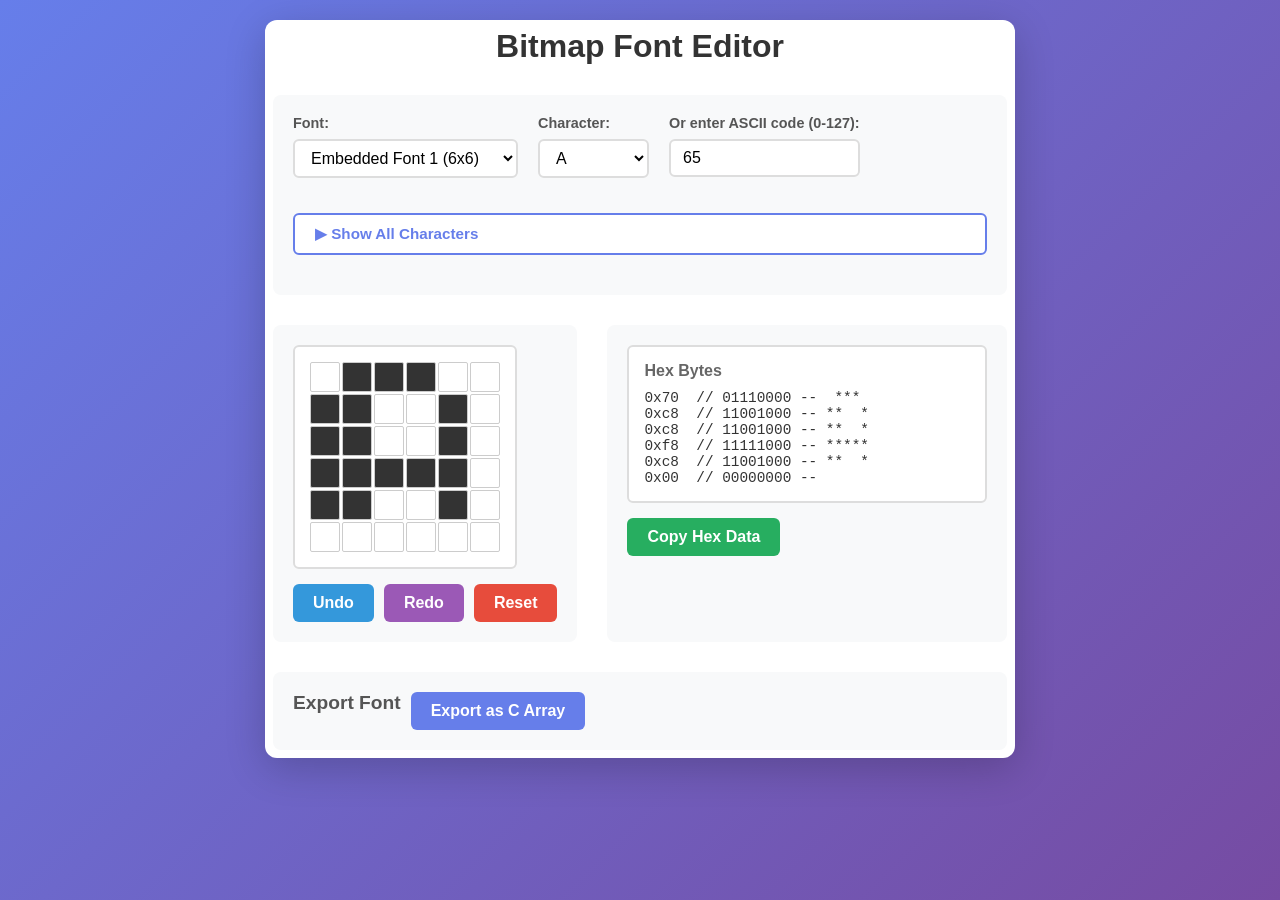
<file: embedded-font-editor/index.html>
<!DOCTYPE html>
<html lang="en">
<head>
    <meta charset="UTF-8">
    <meta name="viewport" content="width=device-width, initial-scale=1.0">
    <title>Bitmap Font Editor</title>
    <link rel="stylesheet" href="style.css">
</head>
<body>
    <div class="container">
        <h1>Bitmap Font Editor</h1>

        <div class="controls">
            <div class="control-group">
                <label for="font-select">Font:</label>
                <select id="font-select">
                    <option value="0">Embedded Font 1 (6x6)</option>
                    <option value="1">Embedded Font 2 (8x8)</option>
                    <option value="2">Embedded Font 3 (3x5)</option>
                    <option value="3">Embedded Font 4 (8x10)</option>
                    <option value="4">Embedded Font 5 (8x10)</option>
                </select>
            </div>
            
            <div class="control-group">
                <label for="char-select">Character:</label>
                <select id="char-select"></select>
            </div>
            
            <div class="control-group">
                <label for="ascii-input">Or enter ASCII code (0-127):</label>
                <input type="number" id="ascii-input" min="0" max="127" value="65">
            </div>

            <button id="toggle-char-grid" class="toggle-btn">▶ Show All Characters</button>
            <div id="character-grid" class="collapsed"></div>
        </div>
        
        <div class="editor-section">
            <div class="matrix-panel">
                <div id="matrix-container"></div>
                <div class="matrix-controls">
                    <button id="undo-btn">Undo</button>
                    <button id="redo-btn">Redo</button>
                    <button id="reset-btn">Reset</button>
                </div>
            </div>
            
            <div class="data-section">
                <div class="data-display">
                    <div class="hex-data">
                        <h4>Hex Bytes</h4>
                        <code id="hex-output"></code>
                    </div>
                </div>
                <button id="copy-hex-btn">Copy Hex Data</button>
            </div>
        </div>
        
        <div class="export-section">
            <h3>Export Font</h3>
            <button id="export-c-btn">Export as C Array</button>
        </div>
    </div>
    
    <script src="fonts.js"></script>
    <script src="app.js"></script>
</body>
</html>
</file>
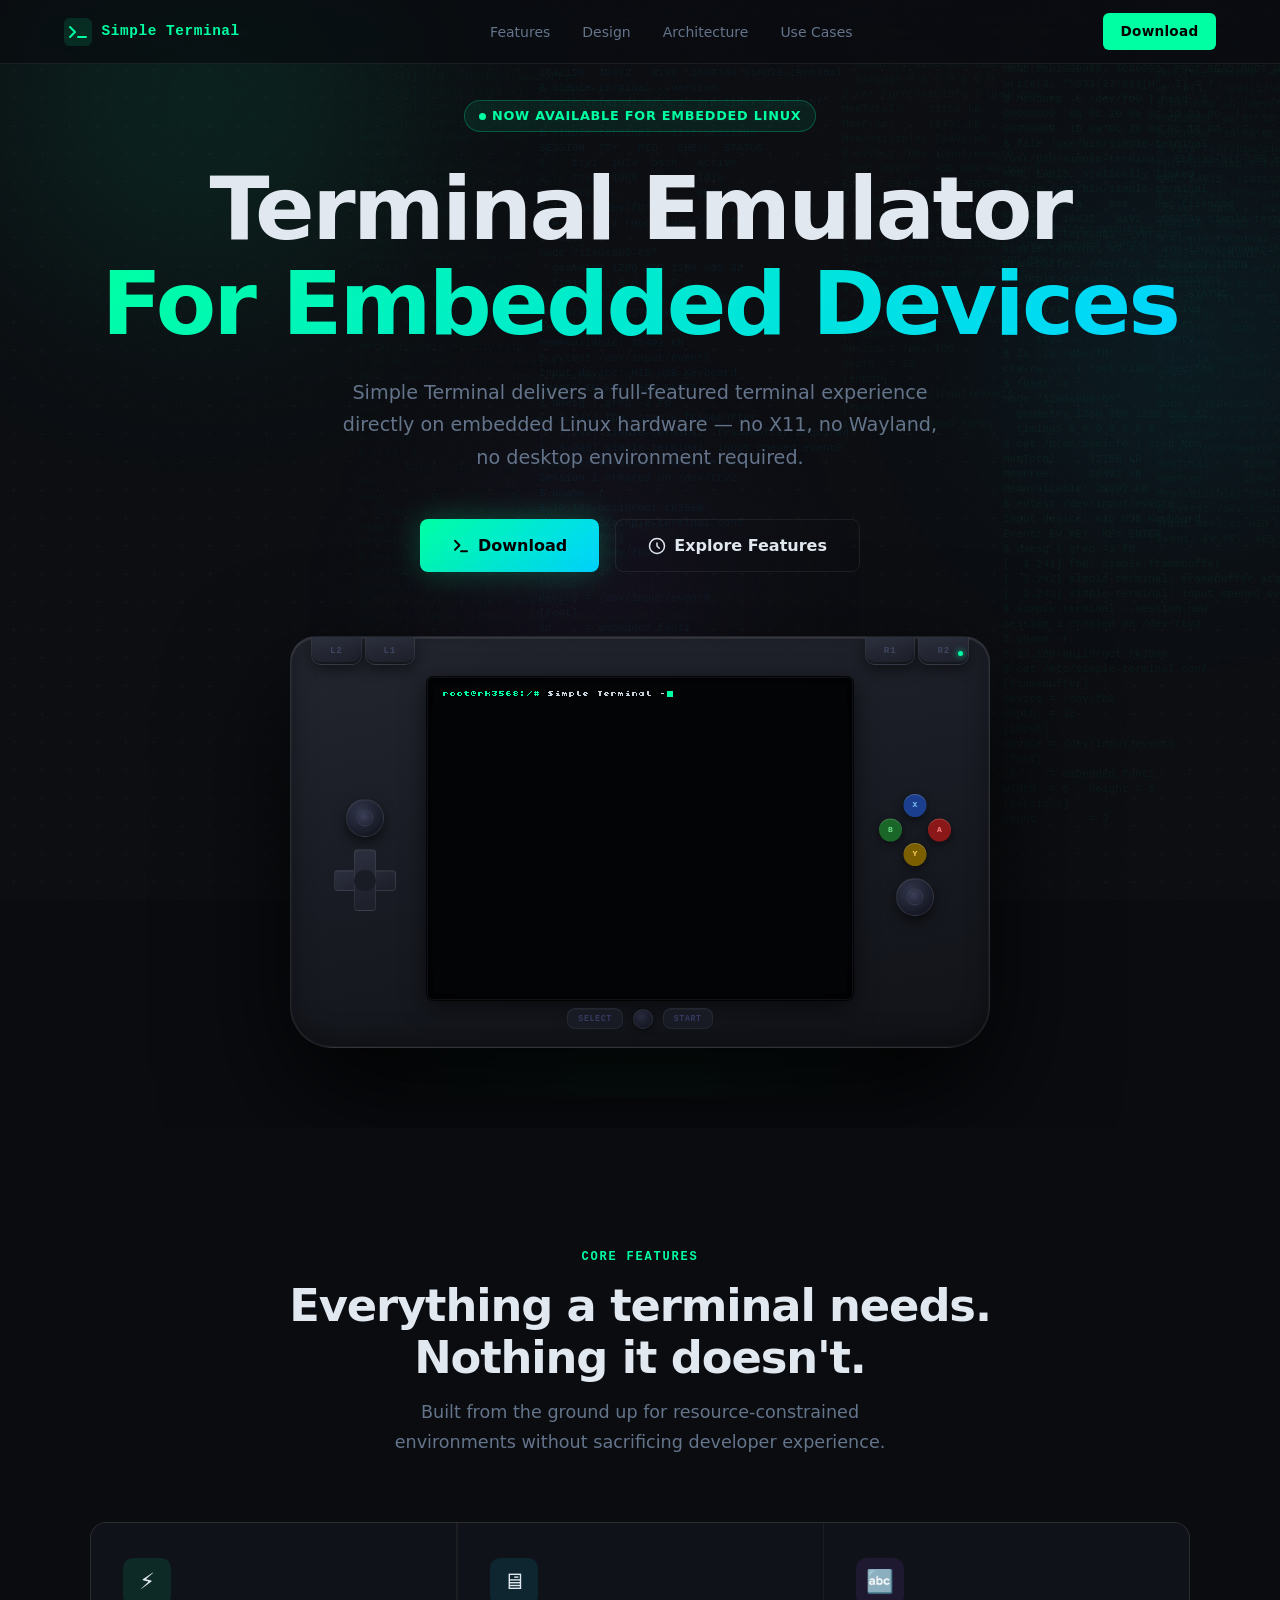
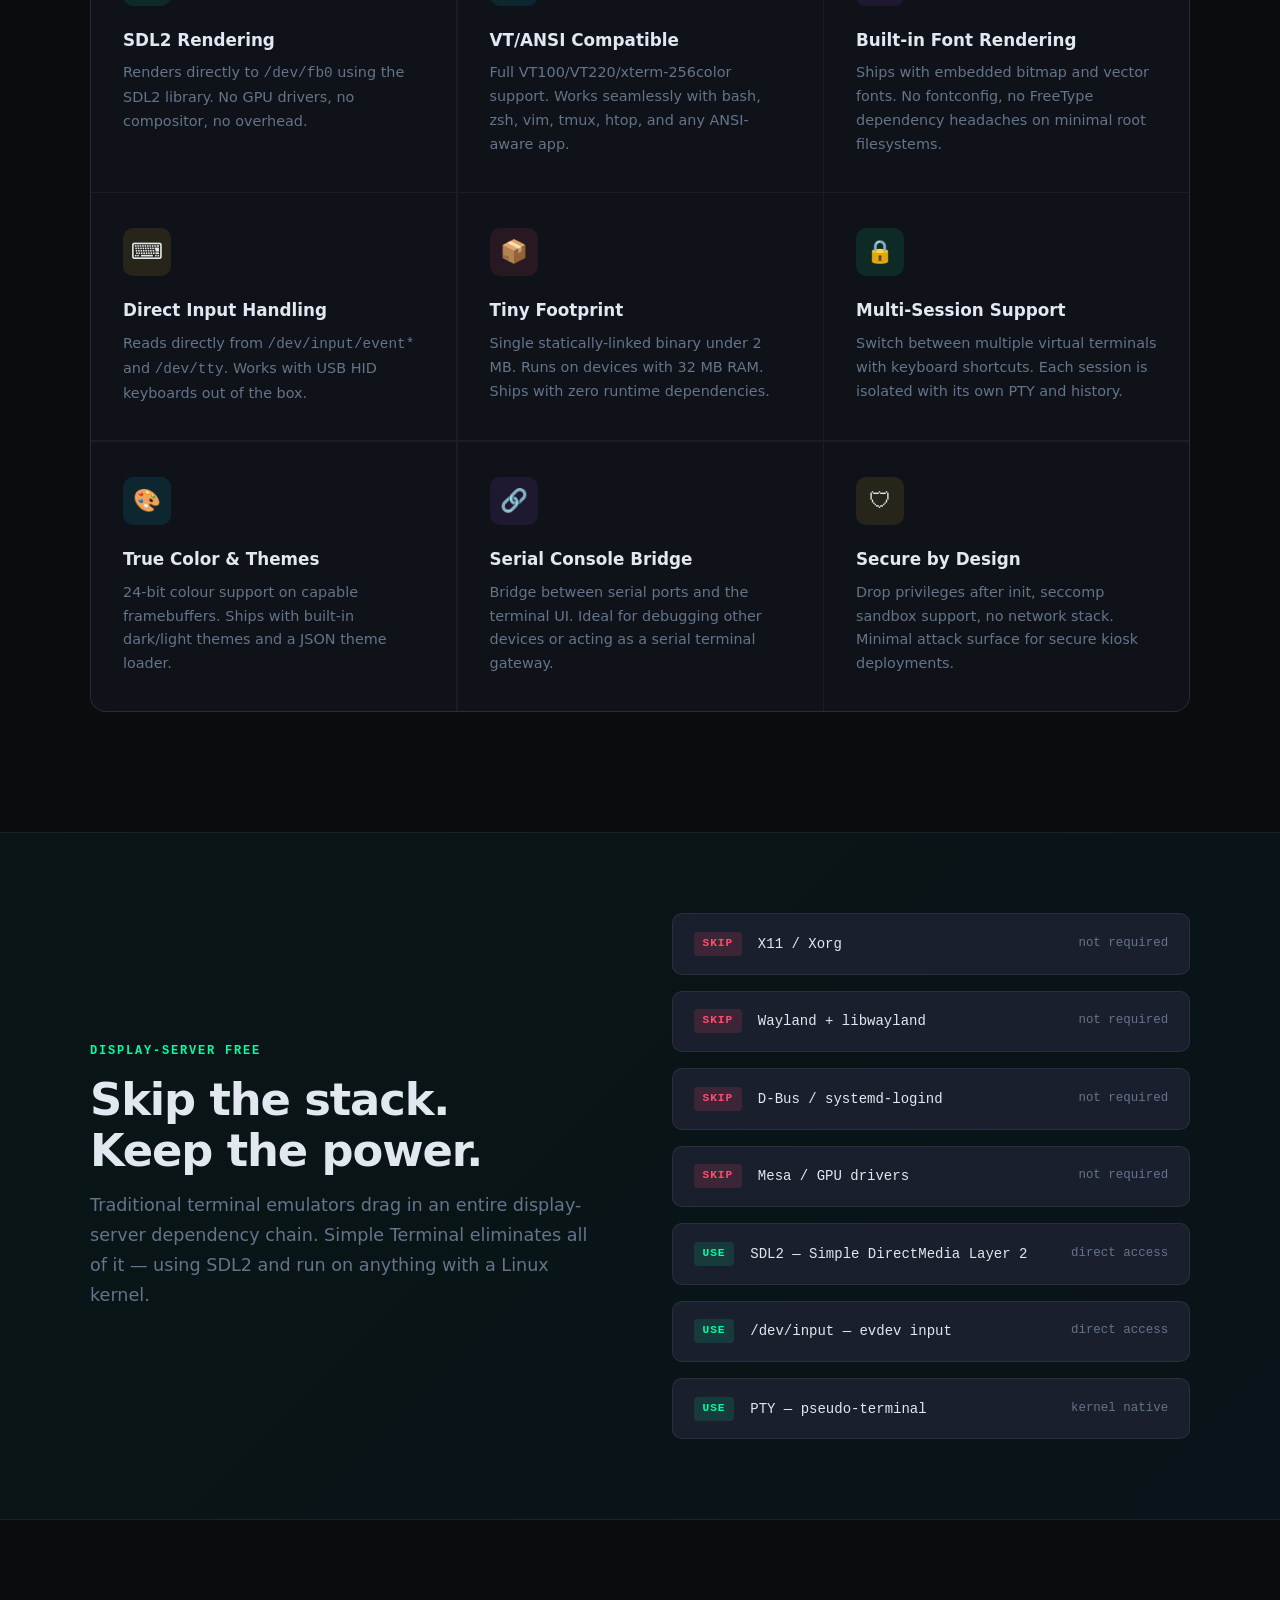
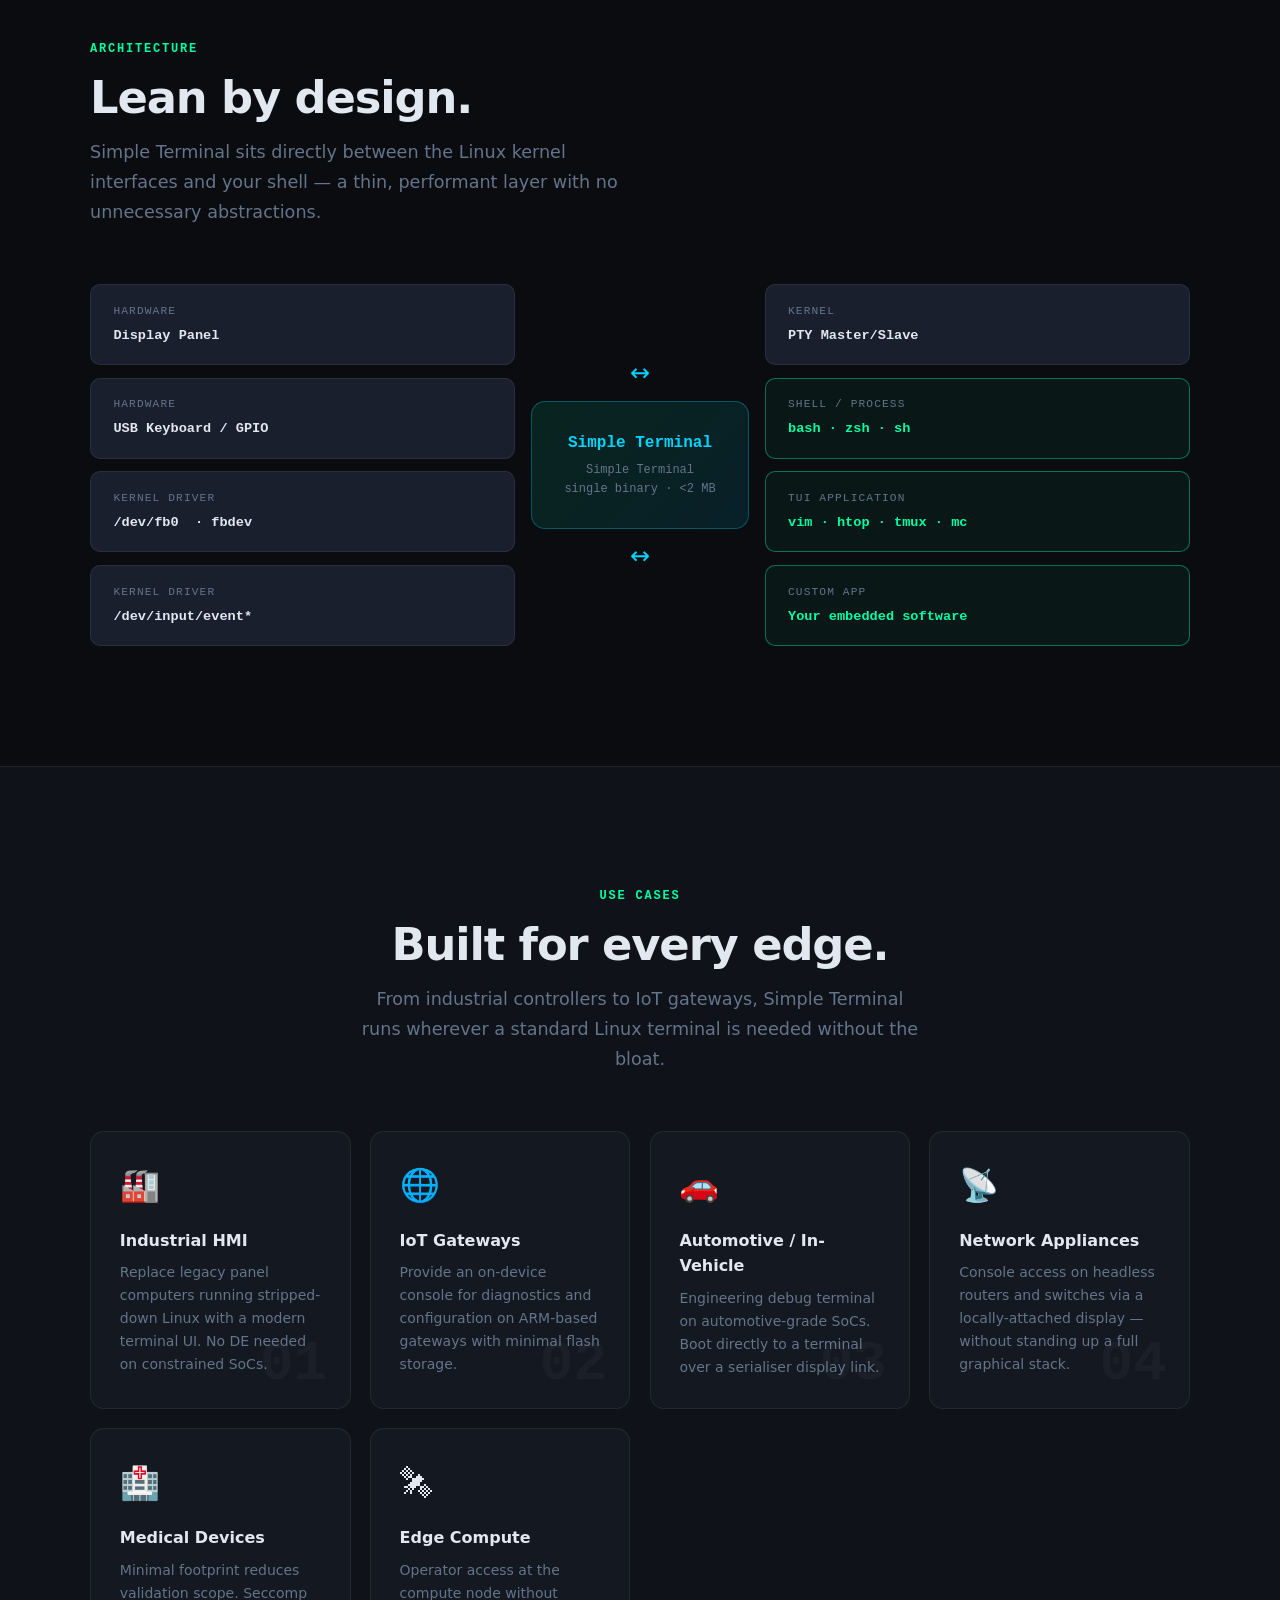
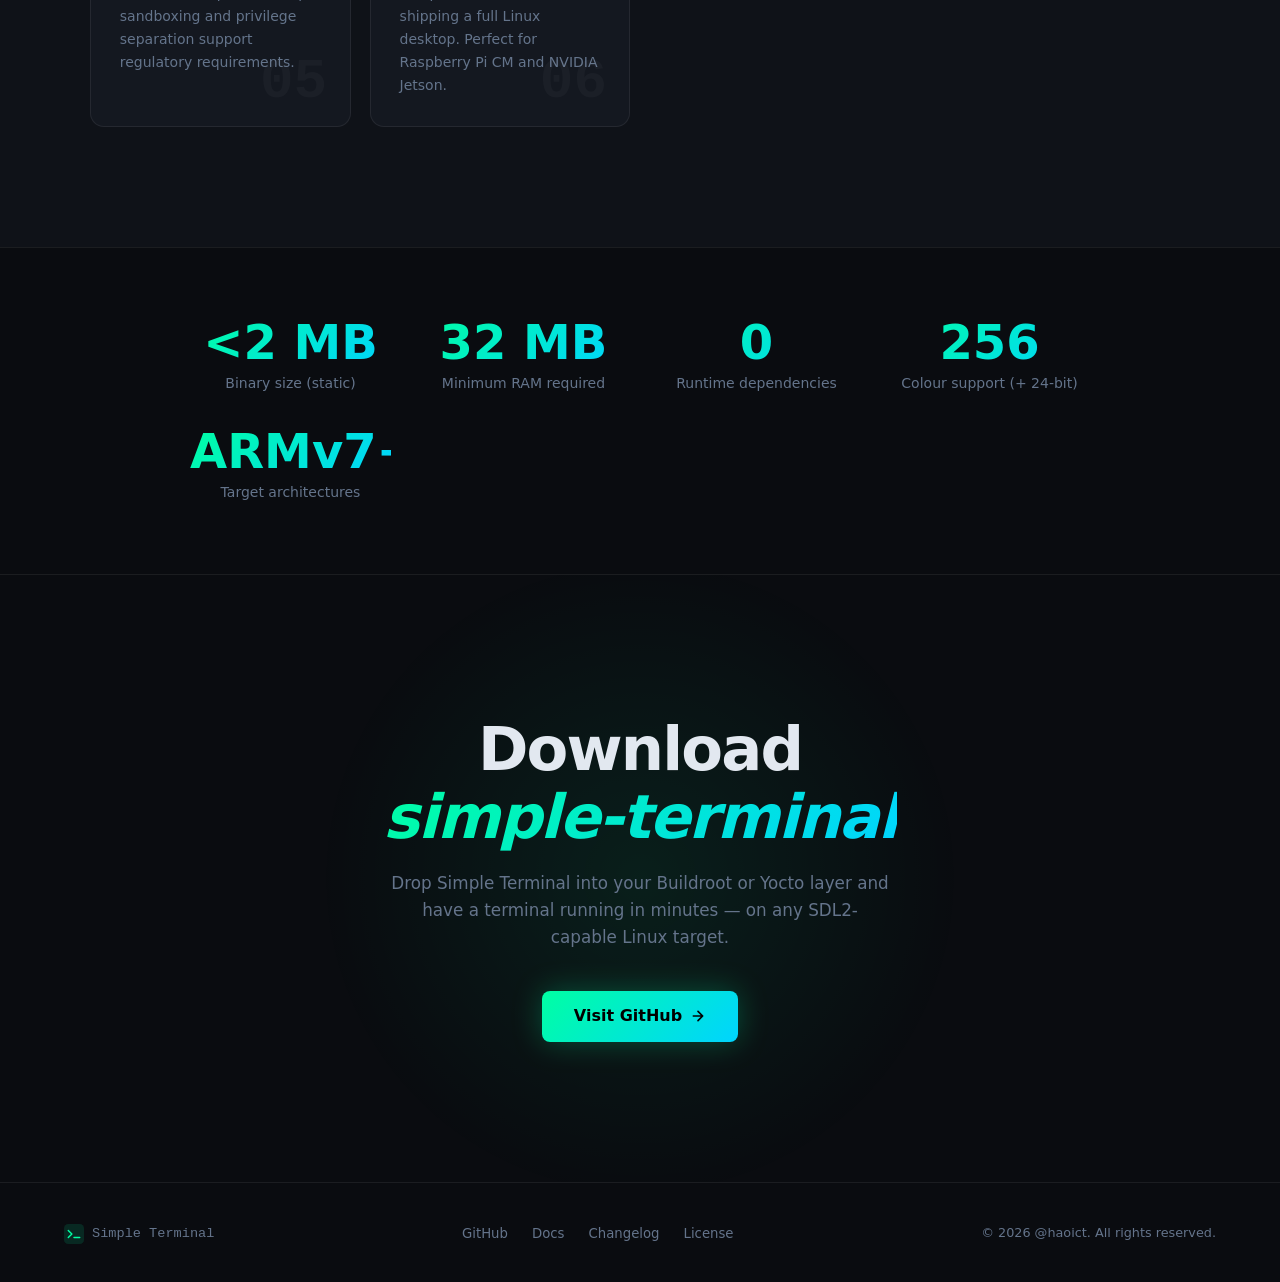
<file: landing-page/index.html>
<!DOCTYPE html>
<html lang="en">
<head>
  <meta charset="UTF-8" />
  <meta name="viewport" content="width=device-width, initial-scale=1.0" />
  <title>Simple Terminal — Terminal for Embedded Linux</title>
  <style>
    /* ─── Reset & base ─────────────────────────────────────────────────── */
    *, *::before, *::after { box-sizing: border-box; margin: 0; padding: 0; }
    :root {
      --bg:        #0a0c10;
      --bg2:       #0f1218;
      --bg3:       #141820;
      --surface:   #1a1f2e;
      --border:    rgba(255,255,255,.07);
      --green:     #00ffa3;
      --cyan:      #00d4ff;
      --purple:    #a855f7;
      --red:       #ff4d6d;
      --yellow:    #fbbf24;
      --text:      #e2e8f0;
      --text-muted:#64748b;
      --glow-g:    rgba(0,255,163,.18);
      --glow-c:    rgba(0,212,255,.18);
      --font-mono: "JetBrains Mono","Fira Code","Cascadia Code",monospace;
      --font-sans: "Inter","Segoe UI",system-ui,sans-serif;
      --r:         12px;
    }

    html { scroll-behavior: smooth; }
    body {
      background: var(--bg);
      color: var(--text);
      font-family: var(--font-sans);
      overflow-x: hidden;
      line-height: 1.6;
    }

    /* ─── Noise overlay ──────────────────────────────────────────────── */
    body::before {
      content: "";
      position: fixed; inset: 0;
      background-image: url("data:image/svg+xml,%3Csvg xmlns='http://www.w3.org/2000/svg' width='300' height='300'%3E%3Cfilter id='n'%3E%3CfeTurbulence type='fractalNoise' baseFrequency='.9' numOctaves='4' stitchTiles='stitch'/%3E%3C/filter%3E%3Crect width='300' height='300' filter='url(%23n)' opacity='.03'/%3E%3C/svg%3E");
      pointer-events: none; z-index: 0;
    }

    /* ─── Scrollbar ──────────────────────────────────────────────────── */
    ::-webkit-scrollbar { width: 6px; }
    ::-webkit-scrollbar-track { background: var(--bg); }
    ::-webkit-scrollbar-thumb { background: var(--surface); border-radius: 3px; }

    /* ─── Nav ────────────────────────────────────────────────────────── */
    nav {
      position: fixed; top: 0; left: 0; right: 0; z-index: 100;
      display: flex; align-items: center; justify-content: space-between;
      padding: 0 clamp(1.5rem, 5vw, 4rem);
      height: 64px;
      background: rgba(10,12,16,.72);
      backdrop-filter: blur(20px) saturate(1.4);
      border-bottom: 1px solid var(--border);
    }
    .nav-logo {
      display: flex; align-items: center; gap: .6rem;
      font-family: var(--font-mono); font-size: .9rem; font-weight: 700;
      color: var(--green); text-decoration: none; letter-spacing: .04em;
    }
    .nav-logo svg { width: 28px; height: 28px; flex-shrink: 0; }
    .nav-links {
      display: flex; gap: 2rem; list-style: none;
    }
    .nav-links a {
      color: var(--text-muted); text-decoration: none;
      font-size: .875rem; font-weight: 500;
      transition: color .2s;
    }
    .nav-links a:hover { color: var(--text); }
    .nav-cta {
      background: var(--green); color: #000;
      padding: .45rem 1.1rem; border-radius: 6px;
      font-size: .85rem; font-weight: 700;
      text-decoration: none; letter-spacing: .02em;
      transition: opacity .2s, transform .15s;
    }
    .nav-cta:hover { opacity: .88; transform: translateY(-1px); }
    @media (max-width: 680px) {
      .nav-links { display: none; }
    }

    /* ─── Gradient meshes ────────────────────────────────────────────── */
    .mesh {
      position: absolute; border-radius: 50%;
      filter: blur(80px); pointer-events: none; z-index: 0;
    }
    .mesh-1 {
      width: 600px; height: 600px;
      background: radial-gradient(circle, rgba(0,255,163,.12) 0%, transparent 70%);
      top: -200px; left: -100px;
    }
    .mesh-2 {
      width: 500px; height: 500px;
      background: radial-gradient(circle, rgba(0,212,255,.1) 0%, transparent 70%);
      top: 100px; right: -150px;
    }
    .mesh-3 {
      width: 400px; height: 400px;
      background: radial-gradient(circle, rgba(168,85,247,.09) 0%, transparent 70%);
      top: 400px; left: 30%;
    }

    /* ─── Hero ───────────────────────────────────────────────────────── */
    #hero {
      position: relative; overflow: hidden;
      min-height: 100vh;
      display: flex; flex-direction: column;
      align-items: center; justify-content: center;
      padding: 100px clamp(1.5rem, 5vw, 4rem) 80px;
      text-align: center;
    }
    .hero-badge {
      display: inline-flex; align-items: center; gap: .4rem;
      background: rgba(0,255,163,.08);
      border: 1px solid rgba(0,255,163,.25);
      color: var(--green); font-size: .8rem; font-weight: 600;
      padding: .3rem .85rem; border-radius: 999px; letter-spacing: .06em;
      margin-bottom: 1.8rem;
      animation: fadeInDown .6s ease both;
    }
    .hero-badge span { display: block; width: 7px; height: 7px;
      background: var(--green); border-radius: 50%;
      animation: pulse 2s infinite; }

    @keyframes pulse {
      0%, 100% { opacity: 1; transform: scale(1); }
      50%       { opacity: .4; transform: scale(.75); }
    }

    h1 {
      font-size: clamp(2.6rem, 7vw, 5.5rem);
      font-weight: 800; line-height: 1.08;
      letter-spacing: -.03em;
      animation: fadeInDown .7s .1s ease both;
    }
    h1 em {
      font-style: normal;
      background: linear-gradient(135deg, var(--green) 0%, var(--cyan) 100%);
      -webkit-background-clip: text; -webkit-text-fill-color: transparent;
      background-clip: text;
    }
    .hero-sub {
      max-width: 620px; margin: 1.6rem auto 2.8rem;
      color: var(--text-muted); font-size: clamp(1rem, 2.2vw, 1.2rem); line-height: 1.7;
      animation: fadeInDown .7s .2s ease both;
    }
    .hero-actions {
      display: flex; flex-wrap: wrap; gap: 1rem; justify-content: center;
      animation: fadeInDown .7s .3s ease both;
    }
    .btn-primary {
      display: inline-flex; align-items: center; gap: .5rem;
      background: linear-gradient(135deg, var(--green), var(--cyan));
      color: #000; font-weight: 700; font-size: 1rem;
      padding: .8rem 2rem; border-radius: 8px; text-decoration: none;
      transition: opacity .2s, transform .15s, box-shadow .2s;
      box-shadow: 0 0 30px rgba(0,255,163,.25);
    }
    .btn-primary:hover {
      opacity: .9; transform: translateY(-2px);
      box-shadow: 0 0 50px rgba(0,255,163,.4);
    }
    .btn-secondary {
      display: inline-flex; align-items: center; gap: .5rem;
      background: transparent; color: var(--text);
      border: 1px solid var(--border); font-weight: 600; font-size: 1rem;
      padding: .8rem 2rem; border-radius: 8px; text-decoration: none;
      transition: border-color .2s, background .2s, transform .15s;
    }
    .btn-secondary:hover {
      border-color: rgba(255,255,255,.2);
      background: rgba(255,255,255,.04);
      transform: translateY(-2px);
    }

    /* ─── Handheld device mockup ────────────────────────────────────── */
    .device-wrapper {
      margin: 4rem auto 0; max-width: 700px; width: 100%;
      animation: fadeInUp .8s .4s ease both;
      position: relative; z-index: 1;
    }
    .device-glow {
      position: absolute; inset: -50px;
      background: radial-gradient(ellipse at 50% 60%, rgba(0,255,163,.11), transparent 65%);
      pointer-events: none;
    }

    /* Body */
    .handheld {
      position: relative;
      background: linear-gradient(168deg, #23262f 0%, #191c24 45%, #111318 100%);
      border-radius: 26px 26px 42px 42px;
      border: 1px solid rgba(255,255,255,.07);
      box-shadow:
        0 50px 120px rgba(0,0,0,.85),
        0 0 0 1px rgba(255,255,255,.04) inset,
        0 2px 0 rgba(255,255,255,.07) inset,
        inset 0 -8px 24px rgba(0,0,0,.35);
      padding: 0 20px 18px;
    }

    /* Shoulder buttons */
    .shoulders {
      display: flex;
      justify-content: space-between;
    }
    .shoulder-grp { display: flex; gap: 3px; }
    .sh-btn {
      background: linear-gradient(170deg, #2c2f3d, #1c1e28);
      border: 1px solid rgba(255,255,255,.06);
      border-top: none;
      border-radius: 0 0 10px 10px;
      padding: 7px 18px 5px;
      font-size: .57rem; font-weight: 700;
      font-family: var(--font-mono);
      color: #3e4560;
      letter-spacing: .09em;
      box-shadow: 0 5px 14px rgba(0,0,0,.45), inset 0 -2px 0 rgba(0,0,0,.3);
    }

    /* Main face */
    .handheld-face {
      display: flex;
      align-items: center;
      gap: 8px;
      padding-top: 12px;
    }

    /* Left / right control panels */
    .ctrl {
      width: 108px;
      flex-shrink: 0;
      display: flex;
      flex-direction: column;
      align-items: center;
      gap: 12px;
      padding-top: 4px;
    }

    /* Analog sticks */
    .stick {
      width: 38px; height: 38px;
      border-radius: 50%;
      background: radial-gradient(circle at 38% 32%, #30354a, #0c0e16);
      border: 1.5px solid rgba(255,255,255,.09);
      box-shadow: 0 5px 12px rgba(0,0,0,.55), inset 0 1px 0 rgba(255,255,255,.05);
      position: relative;
    }
    .stick::after {
      content: '';
      position: absolute;
      width: 17px; height: 17px;
      border-radius: 50%;
      background: radial-gradient(circle at 40% 35%, #3c4058, #1c1e2e);
      border: 1px solid rgba(255,255,255,.06);
      top: 50%; left: 50%; transform: translate(-50%,-50%);
    }

    /* D-pad */
    .dpad {
      width: 62px; height: 62px;
      position: relative;
    }
    .dp-h, .dp-v {
      position: absolute;
      background: linear-gradient(160deg, #2c2f3e, #1c1e28);
      border: 1px solid rgba(255,255,255,.07);
      border-radius: 4px;
      box-shadow: inset 0 1px 0 rgba(255,255,255,.04);
    }
    .dp-h { width: 100%; height: 34%; top: 33%; left: 0; }
    .dp-v { width: 34%; height: 100%; top: 0; left: 33%; }
    .dpad::after {
      content: '';
      position: absolute;
      width: 34%; height: 34%;
      top: 33%; left: 33%;
      background: #191c24;
      border-radius: 50%;
      z-index: 2;
    }

    /* ABXY face buttons */
    .face-btns {
      width: 72px; height: 72px;
      position: relative;
    }
    .fbtn {
      position: absolute;
      width: 23px; height: 23px;
      border-radius: 50%;
      display: flex; align-items: center; justify-content: center;
      font-size: .5rem; font-weight: 800;
      font-family: var(--font-mono);
      box-shadow: 0 3px 8px rgba(0,0,0,.55), inset 0 1px 0 rgba(255,255,255,.18);
    }
    .fbtn-x { top:0;    left:50%; transform:translateX(-50%); background:#1b3f8e; color:#7ec9f6; }
    .fbtn-b { top:50%;  left:0;   transform:translateY(-50%); background:#1a6628; color:#6ddc88; }
    .fbtn-a { top:50%;  right:0;  transform:translateY(-50%); background:#8a1818; color:#ff8080; }
    .fbtn-y { bottom:0; left:50%; transform:translateX(-50%); background:#7a5e00; color:#ffd060; }

    /* Screen area */
    .screen-area {
      flex: 1;
      display: flex;
      flex-direction: column;
      align-items: center;
      gap: 8px;
    }
    .screen-bezel {
      width: 100%;
      background: #040508;
      border-radius: 6px;
      padding: 5px;
      border: 1px solid rgba(255,255,255,.05);
      box-shadow:
        inset 0 0 40px rgba(0,0,0,.9),
        0 6px 24px rgba(0,0,0,.6),
        0 0 0 1px rgba(0,0,0,.8);
    }
    .screen-bezel canvas {
      display: block;
      width: 100%;
      border-radius: 2px;
      image-rendering: pixelated;
      image-rendering: crisp-edges;
    }

    /* Center system buttons */
    .center-row {
      display: flex;
      align-items: center;
      gap: 10px;
    }
    .sys-btn {
      background: #181b24;
      border: 1px solid rgba(255,255,255,.05);
      border-radius: 8px;
      padding: 3px 10px;
      font-size: .52rem; font-weight: 600;
      font-family: var(--font-mono);
      color: #343960;
      letter-spacing: .07em;
      box-shadow: inset 0 1px 0 rgba(255,255,255,.03);
    }
    .sys-home {
      width: 20px; height: 20px;
      border-radius: 50%;
      background: radial-gradient(circle at 38% 35%, #282b3e, #0e1018);
      border: 1px solid rgba(255,255,255,.07);
      box-shadow: 0 2px 6px rgba(0,0,0,.5);
    }

    /* Power LED */
    .power-led {
      position: absolute;
      top: 14px; right: 26px;
      width: 5px; height: 5px;
      border-radius: 50%;
      background: var(--green);
      box-shadow: 0 0 6px var(--green);
      animation: pulse 2.5s ease-in-out infinite;
    }

    /* ─── Section shared ─────────────────────────────────────────────── */
    section { position: relative; z-index: 1; }
    .section-label {
      font-family: var(--font-mono); font-size: .75rem; font-weight: 600;
      letter-spacing: .15em; text-transform: uppercase;
      color: var(--green); margin-bottom: .8rem;
    }
    .section-title {
      font-size: clamp(1.8rem, 4vw, 2.8rem);
      font-weight: 800; letter-spacing: -.025em; line-height: 1.15;
    }
    .section-sub {
      color: var(--text-muted); margin-top: .9rem;
      font-size: clamp(.95rem, 2vw, 1.1rem); max-width: 560px; line-height: 1.7;
    }

    /* ─── Features ───────────────────────────────────────────────────── */
    #features {
      padding: 120px clamp(1.5rem, 5vw, 4rem);
    }
    .features-header { text-align: center; margin-bottom: 4rem; }
    .features-header .section-sub { margin: .9rem auto 0; }
    .features-grid {
      display: grid;
      grid-template-columns: repeat(auto-fit, minmax(280px, 1fr));
      gap: 1.5px;
      background: var(--border);
      border: 1px solid var(--border);
      border-radius: 16px; overflow: hidden;
      max-width: 1100px; margin: 0 auto;
    }
    .feat-card {
      background: var(--bg2);
      padding: 2.2rem 2rem;
      transition: background .2s;
      position: relative;
      overflow: hidden;
    }
    .feat-card::before {
      content: "";
      position: absolute; top: 0; left: 0; right: 0;
      height: 2px;
      background: linear-gradient(90deg, var(--green), var(--cyan));
      transform: scaleX(0); transform-origin: left;
      transition: transform .35s ease;
    }
    .feat-card:hover { background: var(--bg3); }
    .feat-card:hover::before { transform: scaleX(1); }
    .feat-icon {
      width: 48px; height: 48px; border-radius: 10px;
      display: flex; align-items: center; justify-content: center;
      margin-bottom: 1.3rem; font-size: 1.4rem;
    }
    .feat-title { font-weight: 700; font-size: 1.05rem; margin-bottom: .5rem; }
    .feat-desc { color: var(--text-muted); font-size: .9rem; line-height: 1.65; }

    /* ─── No-X11 highlight bar ────────────────────────────────────────── */
    #no-display {
      padding: 80px clamp(1.5rem, 5vw, 4rem);
      background: linear-gradient(135deg, rgba(0,255,163,.04), rgba(0,212,255,.04));
      border-top: 1px solid var(--border); border-bottom: 1px solid var(--border);
    }
    .nd-inner {
      max-width: 1100px; margin: 0 auto;
      display: grid; grid-template-columns: 1fr 1fr; gap: 4rem;
      align-items: center;
    }
    @media (max-width: 768px) {
      .nd-inner { grid-template-columns: 1fr; gap: 2.5rem; }
    }
    .nd-stack { display: flex; flex-direction: column; gap: 1rem; }
    .nd-item {
      display: flex; align-items: center; gap: 1rem;
      background: var(--surface);
      border: 1px solid var(--border);
      border-radius: 10px; padding: 1.1rem 1.3rem;
      font-family: var(--font-mono); font-size: .875rem;
      transition: border-color .2s, transform .2s;
    }
    .nd-item:hover { border-color: rgba(0,255,163,.3); transform: translateX(4px); }
    .nd-item .nd-badge {
      font-size: .7rem; font-weight: 700; letter-spacing: .08em;
      padding: .2rem .55rem; border-radius: 4px; flex-shrink: 0;
    }
    .nd-item.cross .nd-badge { background: rgba(255,77,109,.15); color: var(--red); }
    .nd-item.check .nd-badge { background: rgba(0,255,163,.12); color: var(--green); }
    .nd-item .nd-name { flex: 1; color: var(--text); }
    .nd-item .nd-note { color: var(--text-muted); font-size: .78rem; }

    /* ─── Architecture diagram ───────────────────────────────────────── */
    #architecture {
      padding: 120px clamp(1.5rem, 5vw, 4rem);
    }
    .arch-inner {
      max-width: 1100px; margin: 0 auto;
    }
    .arch-header { margin-bottom: 3.5rem; }
    .arch-diagram {
      display: grid;
      grid-template-columns: 1fr auto 1fr;
      gap: 1rem; align-items: center;
    }
    @media (max-width: 700px) {
      .arch-diagram { grid-template-columns: 1fr; }
      .arch-arrow { transform: rotate(90deg); }
    }
    .arch-col {
      display: flex; flex-direction: column; gap: .8rem;
    }
    .arch-box {
      background: var(--surface);
      border: 1px solid var(--border);
      border-radius: 10px; padding: 1.1rem 1.4rem;
      font-family: var(--font-mono); font-size: .85rem;
    }
    .arch-box .ab-label {
      font-size: .7rem; text-transform: uppercase; letter-spacing: .1em;
      color: var(--text-muted); margin-bottom: .25rem;
    }
    .arch-box .ab-name { font-weight: 700; color: var(--text); }
    .arch-box.highlight {
      border-color: rgba(0,255,163,.4);
      background: rgba(0,255,163,.05);
    }
    .arch-box.highlight .ab-name { color: var(--green); }
    .arch-center {
      display: flex; flex-direction: column; align-items: center; gap: .5rem;
    }
    .arch-arrow { color: var(--cyan); font-size: 1.5rem; }
    .arch-center-box {
      background: linear-gradient(135deg, rgba(0,255,163,.1), rgba(0,212,255,.1));
      border: 1px solid rgba(0,212,255,.3);
      border-radius: 14px; padding: 1.8rem 2rem; text-align: center;
      font-family: var(--font-mono);
    }
    .arch-center-box .ac-title {
      font-size: 1rem; font-weight: 800; color: var(--cyan); margin-bottom: .3rem;
    }
    .arch-center-box .ac-sub {
      font-size: .75rem; color: var(--text-muted);
    }

    /* ─── Use cases ───────────────────────────────────────────────────── */
    #usecases {
      padding: 120px clamp(1.5rem, 5vw, 4rem);
      background: var(--bg2);
      border-top: 1px solid var(--border);
    }
    .uc-inner { max-width: 1100px; margin: 0 auto; }
    .uc-header { text-align: center; margin-bottom: 3.5rem; }
    .uc-header .section-sub { margin: .9rem auto 0; }
    .uc-grid {
      display: grid;
      grid-template-columns: repeat(auto-fit, minmax(240px, 1fr));
      gap: 1.2rem;
    }
    .uc-card {
      background: var(--bg3);
      border: 1px solid var(--border);
      border-radius: 14px; padding: 1.8rem;
      transition: border-color .25s, transform .2s;
      position: relative; overflow: hidden;
    }
    .uc-card:hover {
      border-color: rgba(0,212,255,.3);
      transform: translateY(-3px);
    }
    .uc-card::after {
      content: attr(data-num);
      position: absolute; right: 1.4rem; bottom: 1rem;
      font-family: var(--font-mono); font-size: 3.5rem; font-weight: 900;
      color: rgba(255,255,255,.03); line-height: 1;
    }
    .uc-icon { font-size: 2rem; margin-bottom: 1rem; }
    .uc-title { font-weight: 700; font-size: 1rem; margin-bottom: .5rem; }
    .uc-desc { color: var(--text-muted); font-size: .875rem; line-height: 1.65; }

    /* ─── Stats bar ───────────────────────────────────────────────────── */
    #stats {
      padding: 70px clamp(1.5rem, 5vw, 4rem);
      border-top: 1px solid var(--border);
      border-bottom: 1px solid var(--border);
    }
    .stats-inner {
      max-width: 900px; margin: 0 auto;
      display: grid; grid-template-columns: repeat(auto-fit, minmax(180px, 1fr));
      gap: 2rem; text-align: center;
    }
    .stat-num {
      font-size: clamp(2rem, 5vw, 3rem); font-weight: 900;
      background: linear-gradient(135deg, var(--green), var(--cyan));
      -webkit-background-clip: text; -webkit-text-fill-color: transparent;
      background-clip: text; line-height: 1;
    }
    .stat-label { color: var(--text-muted); font-size: .875rem; margin-top: .4rem; }

    /* ─── CTA ─────────────────────────────────────────────────────────── */
    #cta {
      padding: 140px clamp(1.5rem, 5vw, 4rem);
      text-align: center; position: relative; overflow: hidden;
    }
    #cta .mesh-4 {
      position: absolute; width: 700px; height: 700px;
      background: radial-gradient(circle, rgba(0,255,163,.08) 0%, transparent 65%);
      left: 50%; top: 50%; transform: translate(-50%, -50%);
      border-radius: 50%; pointer-events: none;
    }
    #cta h2 {
      font-size: clamp(2rem, 5vw, 3.8rem); font-weight: 800;
      letter-spacing: -.03em; line-height: 1.12; position: relative; z-index: 1;
    }
    #cta p {
      color: var(--text-muted); margin: 1.2rem auto 2.5rem;
      max-width: 500px; font-size: 1.05rem; position: relative; z-index: 1;
    }
    .cta-actions { position: relative; z-index: 1; display: flex; gap: 1rem; justify-content: center; flex-wrap: wrap; }
    .cta-cmd {
      display: inline-flex; align-items: center; gap: .6rem;
      background: var(--surface); border: 1px solid var(--border);
      border-radius: 8px; padding: .75rem 1.4rem;
      font-family: var(--font-mono); font-size: .9rem; color: var(--green);
    }
    .cta-cmd .dollar { color: var(--text-muted); }

    /* ─── Footer ──────────────────────────────────────────────────────── */
    footer {
      padding: 2.5rem clamp(1.5rem, 5vw, 4rem);
      border-top: 1px solid var(--border);
      display: flex; align-items: center; justify-content: space-between;
      flex-wrap: wrap; gap: 1rem;
    }
    .footer-logo {
      font-family: var(--font-mono); font-size: .85rem;
      color: var(--text-muted); display: flex; align-items: center; gap: .5rem;
    }
    .footer-copy { color: var(--text-muted); font-size: .8rem; }
    .footer-links { display: flex; gap: 1.5rem; }
    .footer-links a {
      color: var(--text-muted); text-decoration: none; font-size: .83rem;
      transition: color .2s;
    }
    .footer-links a:hover { color: var(--text); }

    /* ─── Animations ──────────────────────────────────────────────────── */
    @keyframes fadeInDown {
      from { opacity: 0; transform: translateY(-16px); }
      to   { opacity: 1; transform: translateY(0); }
    }
    @keyframes fadeInUp {
      from { opacity: 0; transform: translateY(24px); }
      to   { opacity: 1; transform: translateY(0); }
    }

    /* intersection-observer reveal */
    .reveal {
      opacity: 0; transform: translateY(28px);
      transition: opacity .65s ease, transform .65s ease;
    }
    .reveal.visible {
      opacity: 1; transform: translateY(0);
    }
    .reveal-delay-1 { transition-delay: .1s; }
    .reveal-delay-2 { transition-delay: .2s; }
    .reveal-delay-3 { transition-delay: .3s; }
    .reveal-delay-4 { transition-delay: .4s; }

    /* ─── Background canvas ─────────────────────────────────────────── */
    #bgCanvas {
      position: fixed; inset: 0;
      width: 100%; height: 100%;
      z-index: 0; pointer-events: none;
    }

    /* Dot grid */
    body::after {
      content: "";
      position: fixed; inset: 0;
      background-image: radial-gradient(circle, rgba(255,255,255,.032) 1px, transparent 1px);
      background-size: 28px 28px;
      pointer-events: none; z-index: 0;
    }

    /* scanlines easter egg */
    .scanlines::after {
      content: "";
      position: absolute; inset: 0; pointer-events: none;
      background: repeating-linear-gradient(
        0deg,
        transparent, transparent 2px,
        rgba(0,0,0,.04) 2px, rgba(0,0,0,.04) 4px
      );
      border-radius: 14px;
    }
  </style>
</head>
<body>

<canvas id="bgCanvas"></canvas>

<!-- ─── NAV ──────────────────────────────────────────────────────────── -->
<nav>
  <a class="nav-logo" href="#">
    <svg viewBox="0 0 28 28" fill="none" xmlns="http://www.w3.org/2000/svg">
      <rect width="28" height="28" rx="6" fill="#00ffa3" fill-opacity=".12"/>
      <path d="M6 9l5 5-5 5" stroke="#00ffa3" stroke-width="2" stroke-linecap="round" stroke-linejoin="round"/>
      <path d="M14 19h8" stroke="#00ffa3" stroke-width="2" stroke-linecap="round"/>
    </svg>
    Simple Terminal
  </a>
  <ul class="nav-links">
    <li><a href="#features">Features</a></li>
    <li><a href="#no-display">Design</a></li>
    <li><a href="#architecture">Architecture</a></li>
    <li><a href="#usecases">Use Cases</a></li>
  </ul>
  <a class="nav-cta" href="#cta">Download</a>
</nav>

<!-- ─── HERO ─────────────────────────────────────────────────────────── -->
<section id="hero">
  <div class="mesh mesh-1"></div>
  <div class="mesh mesh-2"></div>
  <div class="mesh mesh-3"></div>

  <div class="hero-badge">
    <span></span>
    NOW AVAILABLE FOR EMBEDDED LINUX
  </div>

  <h1>Terminal Emulator<br><em>For Embedded Devices</em></h1>

  <p class="hero-sub">
    Simple Terminal delivers a full-featured terminal experience
    directly on embedded Linux hardware — no X11, no Wayland, no desktop
    environment required.
  </p>

  <div class="hero-actions">
    <a href="#cta" class="btn-primary">
      <svg width="18" height="18" viewBox="0 0 24 24" fill="none" stroke="currentColor" stroke-width="2.5" stroke-linecap="round" stroke-linejoin="round"><path d="M4 17l6-6-6-6"/><path d="M12 19h8"/></svg>
      Download
    </a>
    <a href="#features" class="btn-secondary">
      <svg width="18" height="18" viewBox="0 0 24 24" fill="none" stroke="currentColor" stroke-width="2" stroke-linecap="round" stroke-linejoin="round"><circle cx="12" cy="12" r="10"/><path d="M12 8v4l3 3"/></svg>
      Explore Features
    </a>
  </div>

  <!-- handheld device mockup -->
  <div class="device-wrapper">
    <div class="device-glow"></div>
    <div class="handheld">

      <!-- Power LED -->
      <div class="power-led"></div>

      <!-- Shoulder buttons -->
      <div class="shoulders">
        <div class="shoulder-grp">
          <div class="sh-btn">L2</div>
          <div class="sh-btn">L1</div>
        </div>
        <div class="shoulder-grp">
          <div class="sh-btn">R1</div>
          <div class="sh-btn">R2</div>
        </div>
      </div>

      <!-- Main face -->
      <div class="handheld-face">

        <!-- Left controls: stick + d-pad -->
        <div class="ctrl">
          <div class="stick"></div>
          <div class="dpad">
            <div class="dp-h"></div>
            <div class="dp-v"></div>
          </div>
        </div>

        <!-- Screen -->
        <div class="screen-area">
          <div class="screen-bezel">
            <canvas id="termCanvas"></canvas>
          </div>
          <!-- Select / Home / Start -->
          <div class="center-row">
            <div class="sys-btn">SELECT</div>
            <div class="sys-home"></div>
            <div class="sys-btn">START</div>
          </div>
        </div>

        <!-- Right controls: face buttons + stick -->
        <div class="ctrl">
          <div class="face-btns">
            <div class="fbtn fbtn-x">X</div>
            <div class="fbtn fbtn-b">B</div>
            <div class="fbtn fbtn-a">A</div>
            <div class="fbtn fbtn-y">Y</div>
          </div>
          <div class="stick"></div>
        </div>

      </div><!-- /handheld-face -->
    </div><!-- /handheld -->
  </div><!-- /device-wrapper -->
</section>

<!-- ─── FEATURES ─────────────────────────────────────────────────────── -->
<section id="features">
  <div class="features-header reveal">
    <div class="section-label">Core Features</div>
    <h2 class="section-title">Everything a terminal needs.<br>Nothing it doesn't.</h2>
    <p class="section-sub">
      Built from the ground up for resource-constrained environments without
      sacrificing developer experience.
    </p>
  </div>
  <div class="features-grid reveal reveal-delay-1">

    <div class="feat-card">
      <div class="feat-icon" style="background:rgba(0,255,163,.1);">⚡</div>
      <div class="feat-title">SDL2 Rendering</div>
      <div class="feat-desc">Renders directly to <code>/dev/fb0</code> using the SDL2 library. No GPU drivers, no compositor, no overhead.</div>
    </div>

    <div class="feat-card">
      <div class="feat-icon" style="background:rgba(0,212,255,.1);">🖥</div>
      <div class="feat-title">VT/ANSI Compatible</div>
      <div class="feat-desc">Full VT100/VT220/xterm-256color support. Works seamlessly with bash, zsh, vim, tmux, htop, and any ANSI-aware app.</div>
    </div>

    <div class="feat-card">
      <div class="feat-icon" style="background:rgba(168,85,247,.1);">🔤</div>
      <div class="feat-title">Built-in Font Rendering</div>
      <div class="feat-desc">Ships with embedded bitmap and vector fonts. No fontconfig, no FreeType dependency headaches on minimal root filesystems.</div>
    </div>

    <div class="feat-card">
      <div class="feat-icon" style="background:rgba(251,191,36,.1);">⌨️</div>
      <div class="feat-title">Direct Input Handling</div>
      <div class="feat-desc">Reads directly from <code>/dev/input/event*</code> and <code>/dev/tty</code>. Works with USB HID keyboards out of the box.</div>
    </div>

    <div class="feat-card">
      <div class="feat-icon" style="background:rgba(255,77,109,.1);">📦</div>
      <div class="feat-title">Tiny Footprint</div>
      <div class="feat-desc">Single statically-linked binary under 2 MB. Runs on devices with 32 MB RAM. Ships with zero runtime dependencies.</div>
    </div>

    <div class="feat-card">
      <div class="feat-icon" style="background:rgba(0,255,163,.1);">🔒</div>
      <div class="feat-title">Multi-Session Support</div>
      <div class="feat-desc">Switch between multiple virtual terminals with keyboard shortcuts. Each session is isolated with its own PTY and history.</div>
    </div>

    <div class="feat-card">
      <div class="feat-icon" style="background:rgba(0,212,255,.1);">🎨</div>
      <div class="feat-title">True Color & Themes</div>
      <div class="feat-desc">24-bit colour support on capable framebuffers. Ships with built-in dark/light themes and a JSON theme loader.</div>
    </div>

    <div class="feat-card">
      <div class="feat-icon" style="background:rgba(168,85,247,.1);">🔗</div>
      <div class="feat-title">Serial Console Bridge</div>
      <div class="feat-desc">Bridge between serial ports and the terminal UI. Ideal for debugging other devices or acting as a serial terminal gateway.</div>
    </div>

    <div class="feat-card">
      <div class="feat-icon" style="background:rgba(251,191,36,.1);">🛡</div>
      <div class="feat-title">Secure by Design</div>
      <div class="feat-desc">Drop privileges after init, seccomp sandbox support, no network stack. Minimal attack surface for secure kiosk deployments.</div>
    </div>
  </div>
</section>

<!-- ─── NO-DISPLAY SECTION ────────────────────────────────────────────── -->
<section id="no-display">
  <div class="nd-inner">
    <div class="reveal">
      <div class="section-label">Display-Server Free</div>
      <h2 class="section-title">Skip the stack.<br>Keep the power.</h2>
      <p class="section-sub">
        Traditional terminal emulators drag in an entire display-server
        dependency chain. Simple Terminal eliminates all of it — using SDL2 and run on anything with a Linux kernel.
      </p>
    </div>
    <div class="nd-stack reveal reveal-delay-2">
      <div class="nd-item cross">
        <span class="nd-badge">SKIP</span>
        <span class="nd-name">X11 / Xorg</span>
        <span class="nd-note">not required</span>
      </div>
      <div class="nd-item cross">
        <span class="nd-badge">SKIP</span>
        <span class="nd-name">Wayland + libwayland</span>
        <span class="nd-note">not required</span>
      </div>
      <div class="nd-item cross">
        <span class="nd-badge">SKIP</span>
        <span class="nd-name">D-Bus / systemd-logind</span>
        <span class="nd-note">not required</span>
      </div>
      <div class="nd-item cross">
        <span class="nd-badge">SKIP</span>
        <span class="nd-name">Mesa / GPU drivers</span>
        <span class="nd-note">not required</span>
      </div>
      <div class="nd-item check">
        <span class="nd-badge">USE</span>
        <span class="nd-name">SDL2 — Simple DirectMedia Layer 2</span>
        <span class="nd-note">direct access</span>
      </div>
      <div class="nd-item check">
        <span class="nd-badge">USE</span>
        <span class="nd-name">/dev/input — evdev input</span>
        <span class="nd-note">direct access</span>
      </div>
      <div class="nd-item check">
        <span class="nd-badge">USE</span>
        <span class="nd-name">PTY — pseudo-terminal</span>
        <span class="nd-note">kernel native</span>
      </div>
    </div>
  </div>
</section>

<!-- ─── ARCHITECTURE ──────────────────────────────────────────────────── -->
<section id="architecture">
  <div class="arch-inner">
    <div class="arch-header reveal">
      <div class="section-label">Architecture</div>
      <h2 class="section-title">Lean by design.</h2>
      <p class="section-sub">
        Simple Terminal sits directly between the Linux kernel interfaces and your shell —
        a thin, performant layer with no unnecessary abstractions.
      </p>
    </div>
    <div class="arch-diagram reveal reveal-delay-1">
      <!-- left col -->
      <div class="arch-col">
        <div class="arch-box">
          <div class="ab-label">Hardware</div>
          <div class="ab-name">Display Panel</div>
        </div>
        <div class="arch-box">
          <div class="ab-label">Hardware</div>
          <div class="ab-name">USB Keyboard / GPIO</div>
        </div>
        <div class="arch-box">
          <div class="ab-label">Kernel driver</div>
          <div class="ab-name">/dev/fb0 &nbsp;· fbdev</div>
        </div>
        <div class="arch-box">
          <div class="ab-label">Kernel driver</div>
          <div class="ab-name">/dev/input/event*</div>
        </div>
      </div>

      <!-- center -->
      <div class="arch-center">
        <span class="arch-arrow">↔</span>
        <div class="arch-center-box">
          <div class="ac-title">Simple Terminal</div>
          <div class="ac-sub">Simple Terminal<br>single binary · &lt;2 MB</div>
        </div>
        <span class="arch-arrow">↔</span>
      </div>

      <!-- right col -->
      <div class="arch-col">
        <div class="arch-box">
          <div class="ab-label">Kernel</div>
          <div class="ab-name">PTY Master/Slave</div>
        </div>
        <div class="arch-box highlight">
          <div class="ab-label">Shell / Process</div>
          <div class="ab-name">bash · zsh · sh</div>
        </div>
        <div class="arch-box highlight">
          <div class="ab-label">TUI Application</div>
          <div class="ab-name">vim · htop · tmux · mc</div>
        </div>
        <div class="arch-box highlight">
          <div class="ab-label">Custom App</div>
          <div class="ab-name">Your embedded software</div>
        </div>
      </div>
    </div>
  </div>
</section>

<!-- ─── USE CASES ─────────────────────────────────────────────────────── -->
<section id="usecases">
  <div class="uc-inner">
    <div class="uc-header reveal">
      <div class="section-label">Use Cases</div>
      <h2 class="section-title">Built for every edge.</h2>
      <p class="section-sub">
        From industrial controllers to IoT gateways, Simple Terminal runs wherever a
        standard Linux terminal is needed without the bloat.
      </p>
    </div>
    <div class="uc-grid">
      <div class="uc-card reveal reveal-delay-1" data-num="01">
        <div class="uc-icon">🏭</div>
        <div class="uc-title">Industrial HMI</div>
        <div class="uc-desc">Replace legacy panel computers running stripped-down Linux with a modern terminal UI. No DE needed on constrained SoCs.</div>
      </div>
      <div class="uc-card reveal reveal-delay-2" data-num="02">
        <div class="uc-icon">🌐</div>
        <div class="uc-title">IoT Gateways</div>
        <div class="uc-desc">Provide an on-device console for diagnostics and configuration on ARM-based gateways with minimal flash storage.</div>
      </div>
      <div class="uc-card reveal reveal-delay-3" data-num="03">
        <div class="uc-icon">🚗</div>
        <div class="uc-title">Automotive / In-Vehicle</div>
        <div class="uc-desc">Engineering debug terminal on automotive-grade SoCs. Boot directly to a terminal over a serialiser display link.</div>
      </div>
      <div class="uc-card reveal reveal-delay-4" data-num="04">
        <div class="uc-icon">📡</div>
        <div class="uc-title">Network Appliances</div>
        <div class="uc-desc">Console access on headless routers and switches via a locally-attached display — without standing up a full graphical stack.</div>
      </div>
      <div class="uc-card reveal reveal-delay-1" data-num="05">
        <div class="uc-icon">🏥</div>
        <div class="uc-title">Medical Devices</div>
        <div class="uc-desc">Minimal footprint reduces validation scope. Seccomp sandboxing and privilege separation support regulatory requirements.</div>
      </div>
      <div class="uc-card reveal reveal-delay-2" data-num="06">
        <div class="uc-icon">🛰</div>
        <div class="uc-title">Edge Compute</div>
        <div class="uc-desc">Operator access at the compute node without shipping a full Linux desktop. Perfect for Raspberry Pi CM and NVIDIA Jetson.</div>
      </div>
    </div>
  </div>
</section>

<!-- ─── STATS ──────────────────────────────────────────────────────────── -->
<section id="stats">
  <div class="stats-inner">
    <div class="reveal">
      <div class="stat-num">&lt;2 MB</div>
      <div class="stat-label">Binary size (static)</div>
    </div>
    <div class="reveal reveal-delay-1">
      <div class="stat-num">32 MB</div>
      <div class="stat-label">Minimum RAM required</div>
    </div>
    <div class="reveal reveal-delay-2">
      <div class="stat-num">0</div>
      <div class="stat-label">Runtime dependencies</div>
    </div>
    <div class="reveal reveal-delay-3">
      <div class="stat-num">256</div>
      <div class="stat-label">Colour support (+ 24-bit)</div>
    </div>
    <div class="reveal reveal-delay-4">
      <div class="stat-num">ARMv7+</div>
      <div class="stat-label">Target architectures</div>
    </div>
  </div>
</section>

<!-- ─── CTA ───────────────────────────────────────────────────────────── -->
<section id="cta">
  <div class="mesh-4"></div>
  <h2 class="reveal">Download<br><em style="background:linear-gradient(135deg,#00ffa3,#00d4ff);-webkit-background-clip:text;-webkit-text-fill-color:transparent;background-clip:text;">simple-terminal</em></h2>
  <p class="reveal reveal-delay-1">
    Drop Simple Terminal into your Buildroot or Yocto layer and have a terminal
    running in minutes — on any SDL2-capable Linux target.
  </p>
  <div class="cta-actions reveal reveal-delay-2">
    <!-- <div class="cta-cmd">
      <span class="dollar">$</span>
      make
    </div> -->
    <a href="https://github.com/haoict/SimpleTerminal/releases" target="_blank" class="btn-primary">
      Visit GitHub
      <svg width="16" height="16" viewBox="0 0 24 24" fill="none" stroke="currentColor" stroke-width="2.5" stroke-linecap="round" stroke-linejoin="round"><path d="M5 12h14M12 5l7 7-7 7"/></svg>
    </a>
  </div>
</section>

<!-- ─── FOOTER ─────────────────────────────────────────────────────────── -->
<footer>
  <div class="footer-logo">
    <svg width="20" height="20" viewBox="0 0 28 28" fill="none" xmlns="http://www.w3.org/2000/svg">
      <rect width="28" height="28" rx="6" fill="#00ffa3" fill-opacity=".12"/>
      <path d="M6 9l5 5-5 5" stroke="#00ffa3" stroke-width="2" stroke-linecap="round" stroke-linejoin="round"/>
      <path d="M14 19h8" stroke="#00ffa3" stroke-width="2" stroke-linecap="round"/>
    </svg>
    Simple Terminal
  </div>
  <div class="footer-links">
    <a href="#">GitHub</a>
    <a href="#">Docs</a>
    <a href="#">Changelog</a>
    <a href="#">License</a>
  </div>
  <div class="footer-copy">&copy; 2026 @haoict. All rights reserved.</div>
</footer>

<!-- ─── SCRIPTS ───────────────────────────────────────────────────────── -->
<script src="./embedded-font-editor/fonts.js"></script>
<script>
  /* ── Intersection Observer reveal ───────────────────────────────────── */
  const revealEls = document.querySelectorAll('.reveal');
  const io = new IntersectionObserver(entries => {
    entries.forEach(e => {
      if (e.isIntersecting) {
        e.target.classList.add('visible');
        io.unobserve(e.target);
      }
    });
  }, { threshold: 0.12 });
  revealEls.forEach(el => io.observe(el));

  /* ── Bitmap font terminal body (Embedded Font 1, 6×6) ──────────────── */
  (function () {
    const font    = FONTS[0];               // Embedded Font 1: 6×6
    const SCALE   = 1;
    const GLYPH_W = font.width;            // 6
    const GLYPH_H = font.height;           // 6
    const STEP_X  = (GLYPH_W + 1) * SCALE; // 7px per glyph
    const LINE_H  = GLYPH_H * SCALE + 4;   // 10px line height
    const PAD_X   = 10;
    const PAD_Y   = 8;

    const C = {
      bg:     '#030406',
      green:  '#00ffa3',
      cyan:   '#00d4ff',
      yellow: '#fbbf24',
      purple: '#a855f7',
      red:    '#ff4d6d',
      text:   '#c9d1d9',
      muted:  '#7c8fa6',
    };

    function clsColor(cls) {
      return { g: C.green, c: C.cyan, y: C.yellow, p: C.purple, r: C.red }[cls] || C.muted;
    }

    const canvas = document.getElementById('termCanvas');
    // Screen inner width = bezel clientWidth minus 2×5px padding
    const screenW = (canvas.parentElement.clientWidth || 290) - 10;
    canvas.width  = screenW;
    canvas.height = Math.round(screenW * 3 / 4); // 4:3 aspect
    const ctx = canvas.getContext('2d');

    function drawGlyph(code, x, y, color) {
      if (code < 0 || code > 127) code = 32;
      const base = code * font.bytesPerChar;
      ctx.fillStyle = color;
      for (let r = 0; r < GLYPH_H; r++) {
        const byte = font.data[base + r];
        for (let c = 0; c < GLYPH_W; c++) {
          if ((byte >> (7 - c)) & 1) {
            ctx.fillRect(x + c * SCALE, y + r * SCALE, SCALE, SCALE);
          }
        }
      }
    }

    function drawStr(str, x, y, color) {
      for (let i = 0; i < str.length; i++) {
        drawGlyph(str.charCodeAt(i), x, y, color);
        x += STEP_X;
      }
      return x;
    }

    // Sanitise a string to printable ASCII (replace anything outside 32–126)
    function toAscii(str) {
      return str.replace(/[^\x20-\x7e]/g, function(ch) {
        const map = { '\u2014': '-', '\u00d7': 'x', '\u2588': '#', '\u2591': '.' };
        return map[ch] || '?';
      });
    }

    const drawnLines = [];
    let cursorOn = true;
    setInterval(function () { cursorOn = !cursorOn; redraw(); }, 550);

    function redraw() {
      ctx.fillStyle = C.bg;
      ctx.fillRect(0, 0, canvas.width, canvas.height);

      let y = PAD_Y;
      for (let i = 0; i < drawnLines.length; i++) {
        const line = drawnLines[i];
        if (line.type === 'blank') { y += LINE_H * 0.55; continue; }
        let x = PAD_X;
        if (line.type === 'cmd') {
          x = drawStr(line.prompt, x, y, C.green);
          x = drawStr(line.text,   x, y, C.text);
          if (line.cursor && cursorOn) {
            ctx.fillStyle = C.green;
            ctx.fillRect(x, y, GLYPH_W * SCALE, GLYPH_H * SCALE);
          }
        } else {
          drawStr(line.text, x, y, clsColor(line.cls));
        }
        y += LINE_H;
      }
    }

    const lines = [
      { type: 'cmd',  prompt: 'root@rk3568:/# ', text: 'Simple Terminal --version' },
      { type: 'out',  cls: 'g', text: 'Simple Terminal v2.4.1 (arm-linux-gnueabihf)' },
      { type: 'out',  cls: '',  text: 'Framebuffer: /dev/fb0  [640x480 32bpp]' },
      { type: 'out',  cls: '',  text: 'Input:       /dev/input/event0  [USB HID Keyboard]' },
      { type: 'blank' },
      { type: 'cmd',  prompt: 'root@rk3568:/# ', text: 'Simple Terminal --list-sessions' },
      { type: 'out',  cls: 'c', text: '  SESSION  TTY    PID    SHELL  STATUS' },
      { type: 'out',  cls: '',  text: '  0 *      tty1   1024   bash   active' },
      { type: 'out',  cls: '',  text: '  1        tty2   1089   sh     idle' },
      { type: 'out',  cls: '',  text: '  2        tty3   -      -      empty' },
      { type: 'blank' },
      { type: 'cmd',  prompt: 'root@rk3568:/# ', text: 'cat /proc/meminfo | grep MemAvail' },
      { type: 'out',  cls: 'y', text: 'MemAvailable:       28492 kB' },
      { type: 'blank' },
      { type: 'cmd',  prompt: 'root@rk3568:/# ', text: 'htop' },
      { type: 'out',  cls: 'p', text: '  CPU[########.............. 32%]' },
      { type: 'out',  cls: 'p', text: '  Mem[###..................   8%]  26.4M/32M' },
    ];

    let lineIdx = 0, charIdx = 0, pauseCount = 0;

    function tick() {
      if (lineIdx >= lines.length) {
        pauseCount++;
        if (pauseCount > 60) {
          drawnLines.length = 0;
          lineIdx = 0; charIdx = 0; pauseCount = 0;
          setTimeout(tick, 600);
        } else {
          setTimeout(tick, 80);
        }
        return;
      }

      const line = lines[lineIdx];

      if (line.type === 'blank') {
        drawnLines.push({ type: 'blank' });
        lineIdx++;
        redraw();
        setTimeout(tick, 180);
        return;
      }

      if (line.type === 'out') {
        drawnLines.push({ type: 'out', cls: line.cls, text: toAscii(line.text) });
        lineIdx++;
        redraw();
        setTimeout(tick, 55 + Math.random() * 30);
        return;
      }

      // cmd — type char by char
      if (charIdx === 0) {
        drawnLines.push({ type: 'cmd', prompt: line.prompt, text: '', cursor: true });
      }
      const cur = drawnLines[drawnLines.length - 1];
      if (charIdx < line.text.length) {
        cur.text = line.text.slice(0, charIdx + 1);
        charIdx++;
        redraw();
        setTimeout(tick, 55 + Math.random() * 50);
      } else {
        cur.cursor = false;
        lineIdx++;
        charIdx = 0;
        redraw();
        setTimeout(tick, 380);
      }
    }

    redraw();
    setTimeout(tick, 900);
  })();

  /* ── Background: scrolling terminal streams ─────────────────────────── */
  (function () {
    const canvas = document.getElementById('bgCanvas');
    const ctx    = canvas.getContext('2d');

    function resize() {
      canvas.width  = window.innerWidth;
      canvas.height = window.innerHeight;
    }
    resize();
    window.addEventListener('resize', resize);

    const FS   = 11;
    const LH   = 15;
    const FONT = `${FS}px "JetBrains Mono","Fira Code",Consolas,monospace`;

    const POOL = [
      '$ simple-terminal --version',
      'simple-terminal v2.4.1  arm-linux-gnueabihf',
      'Framebuffer: /dev/fb0  1280x800 32bpp',
      '$ simple-terminal --list-sessions',
      'SESSION  TTY   PID   SHELL  STATUS',
      '0 *  tty1  1024  bash   active',
      '1    tty2  1089  sh     idle',
      '2    tty3  —     —      empty',
      '$ ls -la /dev/fb*',
      'crw-rw---- 1 root video /dev/fb0',
      '$ fbset -s',
      'mode "1280x800-60"',
      '  geometry 1280 800 1280 800 32',
      '  timings 0 0 0 0 0 0 0',
      '$ cat /proc/meminfo | grep Mem',
      'MemTotal:    32768 kB',
      'MemFree:     18492 kB',
      'MemAvailable: 28492 kB',
      '$ evtest /dev/input/event0',
      'Input device: HID USB Keyboard',
      'Event: EV_KEY  KEY_ENTER',
      '$ dmesg | grep -i fb',
      '[  3.241] fb0: simple-framebuffer',
      '[  3.242] simple-terminal: framebuffer acquired',
      '[  3.243] simple-terminal: input opened event0',
      '$ simple-terminal --session new',
      'Session 1 created on /dev/tty2',
      '$ uname -r',
      '5.10.160-buildroot-rk3568',
      '$ cat /etc/simple-terminal.conf',
      '[framebuffer]',
      'device = /dev/fb0',
      'depth  = 32',
      '[input]',
      'device = /dev/input/event0',
      '[font]',
      'id     = embedded_font1',
      'width  = 6   height = 6',
      '[sessions]',
      'count        = 3',
      'default_shell = /bin/bash',
      '$ ps aux | grep simple-terminal',
      'root  1024  0.1  0.4  simple-terminal --fb /dev/fb0',
      '$ cat /sys/class/graphics/fb0/bits_per_pixel',
      '32',
      '$ cat /sys/class/graphics/fb0/virtual_size',
      '1280,800',
      '$ free -m',
      '       total  used  free  shared',
      'Mem:      32    14    18       0',
      'Swap:      0     0     0       0',
      '$ strace -p 1024 -e write,mmap',
      'mmap(0xb2000000, 4096000, PROT_READ|PROT_WRITE)',
      'write(3, "\\033[2J\\033[H", 7) = 7',
      '$ hexdump -C /dev/fb0 | head -3',
      '00000000  0a 0c 10 0a 0c 10 0a 0c  |........|',
      '00000008  10 0a 0c 10 0a 0c 10 0a  |........|',
      '$ file /usr/bin/simple-terminal',
      '/usr/bin/simple-terminal: ELF 32-bit LSB executable',
      'ARM, EABI5, statically linked',
      '$ size /usr/bin/simple-terminal',
      ' text   data    bss    dec filename',
      '1642120  18432   8192  1668744 simple-terminal',
    ];

    const numCols = Math.max(5, Math.floor(window.innerWidth / 155));

    const cols = Array.from({ length: numCols }, () => ({
      x:       0,
      y:       0,
      speed:   0,
      start:   0,
      opacity: 0,
      hue:     true,
    }));

    function initCol(col, i) {
      const slotW = canvas.width / numCols;
      col.x       = i * slotW + 8 + Math.random() * slotW * 0.35;
      col.y       = -Math.random() * canvas.height * 1.8;
      col.speed   = 0.18 + Math.random() * 0.32;
      col.start   = Math.floor(Math.random() * POOL.length);
      col.opacity = 0.025 + Math.random() * 0.038;
      col.hue     = Math.random() > 0.3; // green vs cyan
    }

    cols.forEach((c, i) => initCol(c, i));
    window.addEventListener('resize', () => { resize(); cols.forEach(initCol); });

    function frame() {
      ctx.clearRect(0, 0, canvas.width, canvas.height);
      ctx.font         = FONT;
      ctx.textBaseline = 'top';

      const totalH = POOL.length * LH;

      cols.forEach((col, i) => {
        col.y += col.speed;
        if (col.y > canvas.height + 60) initCol(col, i);

        ctx.fillStyle  = col.hue ? '#00ffa3' : '#00d4ff';
        ctx.globalAlpha = col.opacity;

        for (let j = 0; j < POOL.length; j++) {
          const y = col.y + j * LH;
          if (y < -LH || y > canvas.height + LH) continue;
          ctx.fillText(POOL[(col.start + j) % POOL.length], col.x, y);
        }
      });

      ctx.globalAlpha = 1;
      requestAnimationFrame(frame);
    }

    requestAnimationFrame(frame);
  })();
</script>

</body>
</html>
</file>
<file: embedded-font-editor/style.css>
* {
    margin: 0;
    padding: 0;
    box-sizing: border-box;
}

body {
    font-family: 'Segoe UI', Tahoma, Geneva, Verdana, sans-serif;
    background: linear-gradient(135deg, #667eea 0%, #764ba2 100%);
    min-height: 100vh;
    padding: 20px;
}

.container {
    max-width: 750px;
    margin: 0 auto;
    background: white;
    border-radius: 12px;
    box-shadow: 0 10px 40px rgba(0, 0, 0, 0.2);
    padding: 8px;
}

h1 {
    text-align: center;
    color: #333;
    margin-bottom: 30px;
    font-size: 2em;
}

h3 {
    color: #555;
    margin-bottom: 15px;
    font-size: 1.2em;
}

h4 {
    color: #666;
    margin-bottom: 10px;
    font-size: 1em;
}

/* Controls */
.controls {
    display: flex;
    gap: 20px;
    flex-wrap: wrap;
    margin-bottom: 30px;
    padding: 20px;
    background: #f8f9fa;
    border-radius: 8px;
}

.control-group {
    display: flex;
    flex-direction: column;
    gap: 8px;
}

.control-group label {
    font-weight: 600;
    color: #555;
    font-size: 0.9em;
}

select, input[type="number"] {
    padding: 8px 12px;
    border: 2px solid #ddd;
    border-radius: 6px;
    font-size: 1em;
    background: white;
    cursor: pointer;
    transition: border-color 0.3s;
}

select:hover, input[type="number"]:hover {
    border-color: #667eea;
}

select:focus, input[type="number"]:focus {
    outline: none;
    border-color: #667eea;
}

/* Toggle button */
.toggle-btn {
    width: 100%;
    margin-top: 15px;
    padding: 10px 20px;
    border: 2px solid #667eea;
    border-radius: 6px;
    background: white;
    color: #667eea;
    font-size: 0.95em;
    font-weight: 600;
    cursor: pointer;
    transition: all 0.3s;
    text-align: left;
}

.toggle-btn:hover {
    background: #667eea;
    color: white;
}

/* Character Grid */
#character-grid {
    display: grid;
    grid-template-columns: repeat(auto-fill, minmax(40px, 1fr));
    gap: 5px;
    max-width: 100%;
    margin-top: 10px;
    max-height: 500px;
    overflow-y: auto;
    transition: max-height 0.3s ease, opacity 0.3s ease;
    opacity: 1;
}

#character-grid.collapsed {
    max-height: 0;
    opacity: 0;
    overflow: hidden;
    margin-top: 0;
}

.char-grid-break {
    grid-column: 1 / -1;
    height: 10px;
}

.char-btn {
    width: 40px;
    height: 40px;
    border: 2px solid #ddd;
    border-radius: 4px;
    background: white;
    font-size: 1.1em;
    font-weight: 500;
    cursor: pointer;
    transition: all 0.2s;
    color: #333;
    display: flex;
    align-items: center;
    justify-content: center;
    padding: 0;
}

.char-btn.control-char {
    font-size: 0.8em;
    color: #999;
}

.char-btn:hover {
    background: #667eea;
    color: white;
    border-color: #667eea;
    transform: scale(1.05);
}

.char-btn.active {
    background: #667eea;
    color: white;
    border-color: #5568d3;
    box-shadow: 0 0 0 3px rgba(102, 126, 234, 0.3);
}

/* Editor Section */
.editor-section {
    display: grid;
    grid-template-columns: auto 1fr;
    gap: 30px;
    margin-bottom: 30px;
}

@media (max-width: 968px) {
    .editor-section {
        grid-template-columns: 1fr;
    }
}

/* Matrix Panel */
.matrix-panel {
    background: #f8f9fa;
    padding: 20px;
    border-radius: 8px;
}

#matrix-container {
    display: inline-grid;
    gap: 2px;
    padding: 15px;
    background: white;
    border: 2px solid #ddd;
    border-radius: 6px;
    margin-bottom: 15px;
}

.pixel {
    width: 30px;
    height: 30px;
    border: 1px solid #ccc;
    cursor: pointer;
    transition: all 0.1s;
    border-radius: 2px;
}

.pixel.off {
    background: white;
}

.pixel.on {
    background: #333;
}

.pixel:hover {
    transform: scale(1.1);
    box-shadow: 0 2px 8px rgba(0, 0, 0, 0.2);
}

.matrix-controls {
    display: flex;
    gap: 10px;
    flex-wrap: wrap;
}

/* Buttons */
button {
    padding: 10px 20px;
    border: none;
    border-radius: 6px;
    font-size: 1em;
    font-weight: 600;
    cursor: pointer;
    transition: all 0.3s;
    color: white;
}

#undo-btn {
    background: #3498db;
}

#undo-btn:hover {
    background: #2980b9;
    transform: translateY(-2px);
    box-shadow: 0 4px 12px rgba(52, 152, 219, 0.4);
}

#redo-btn {
    background: #9b59b6;
}

#redo-btn:hover {
    background: #8e44ad;
    transform: translateY(-2px);
    box-shadow: 0 4px 12px rgba(155, 89, 182, 0.4);
}

#reset-btn {
    background: #e74c3c;
}

#reset-btn:hover {
    background: #c0392b;
    transform: translateY(-2px);
    box-shadow: 0 4px 12px rgba(231, 76, 60, 0.4);
}

#copy-hex-btn {
    background: #27ae60;
}

#copy-hex-btn:hover {
    background: #229954;
    transform: translateY(-2px);
    box-shadow: 0 4px 12px rgba(39, 174, 96, 0.4);
}

#export-c-btn, #export-json-btn {
    background: #667eea;
}

#export-c-btn:hover, #export-json-btn:hover {
    background: #5568d3;
    transform: translateY(-2px);
    box-shadow: 0 4px 12px rgba(102, 126, 234, 0.4);
}

button:active {
    transform: translateY(0);
}

/* Data Section */
.data-section {
    background: #f8f9fa;
    padding: 20px;
    border-radius: 8px;
}

.data-display {
    margin-bottom: 15px;
}

.hex-data, .binary-data {
    background: white;
    padding: 15px;
    border-radius: 6px;
    border: 2px solid #ddd;
}

code {
    display: block;
    font-family: 'Courier New', monospace;
    font-size: 0.9em;
    color: #333;
    white-space: pre-wrap;
    word-break: break-all;
}

/* Export Section */
.export-section {
    background: #f8f9fa;
    padding: 20px;
    border-radius: 8px;
    display: flex;
    gap: 10px;
    flex-wrap: wrap;
}
</file>
